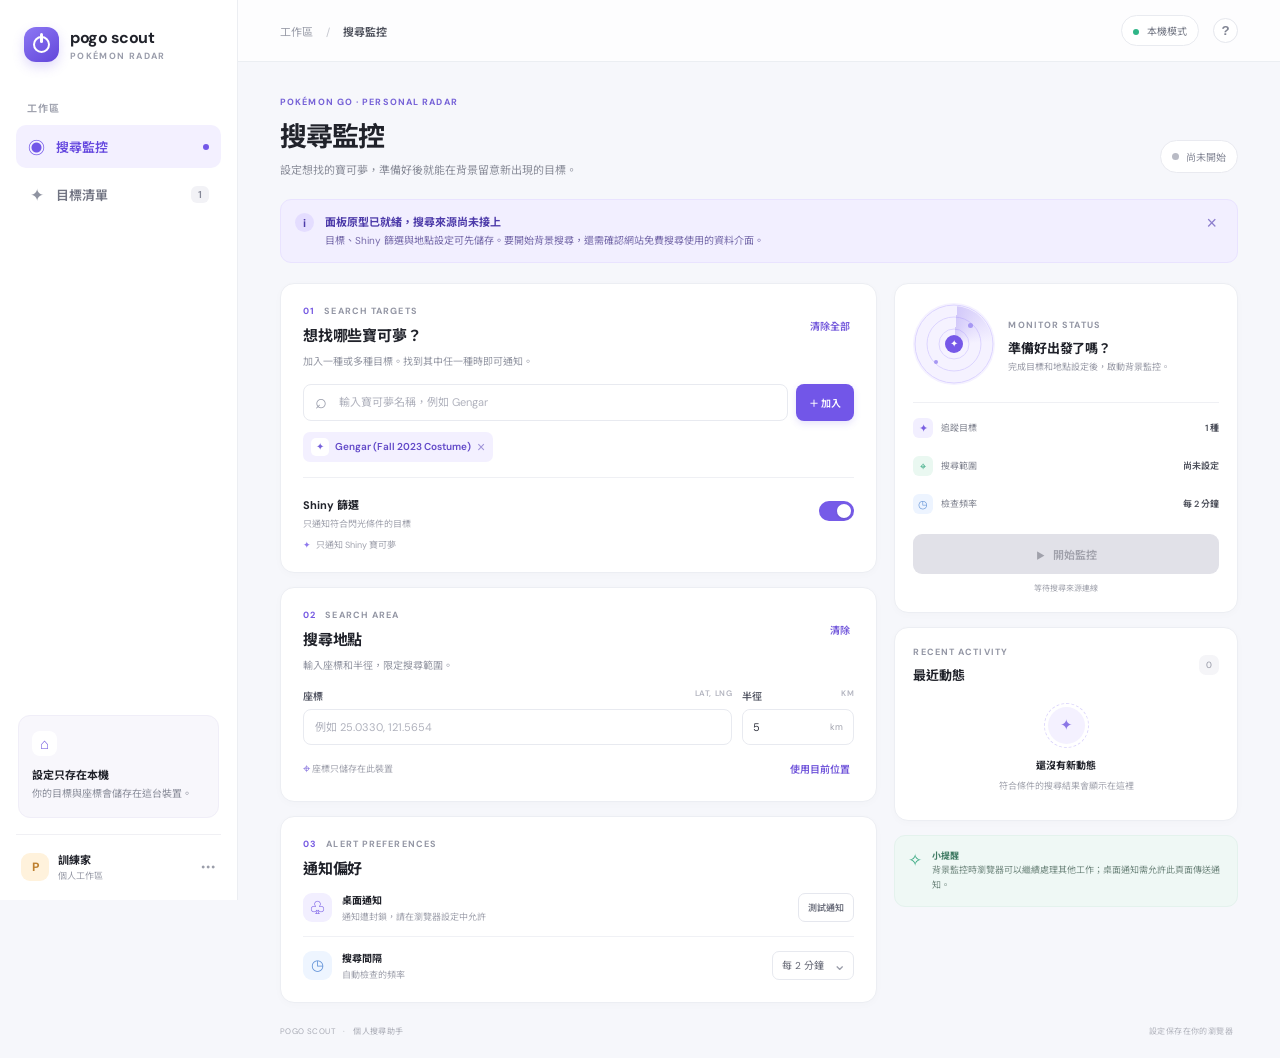
<file: index.html>
<!doctype html>
<html lang="zh-Hant">
<head>
  <meta charset="utf-8" />
  <meta name="viewport" content="width=device-width, initial-scale=1" />
  <meta name="theme-color" content="#f6f7fb" />
  <title>Pogo Scout｜寶可夢搜尋助手</title>
  <link rel="preconnect" href="https://fonts.googleapis.com" />
  <link rel="preconnect" href="https://fonts.gstatic.com" crossorigin />
  <link href="https://fonts.googleapis.com/css2?family=DM+Sans:wght@400;500;600;700&family=Noto+Sans+TC:wght@400;500;600;700;800&display=swap" rel="stylesheet" />
  <link rel="stylesheet" href="styles.css" />
</head>
<body>
  <div class="app-shell">
    <aside class="sidebar">
      <a class="brand" href="#" aria-label="Pogo Scout 首頁">
        <span class="brand-mark"><span></span></span>
        <span><strong>pogo scout</strong><small>POKÉMON RADAR</small></span>
      </a>
      <div class="side-label">工作區</div>
      <nav class="nav-list" aria-label="主導覽">
        <a class="nav-item active" href="#monitor"><span class="nav-icon">◉</span>搜尋監控<span class="nav-dot"></span></a>
        <a class="nav-item" href="#targets"><span class="nav-icon">✦</span>目標清單<span class="nav-count" id="nav-target-count">1</span></a>
      </nav>
      <div class="sidebar-bottom">
        <div class="privacy-card"><span class="privacy-icon">⌂</span><strong>設定只存在本機</strong><p>你的目標與座標會儲存在這台裝置。</p></div>
        <div class="profile"><div class="avatar">P</div><div><strong>訓練家</strong><small>個人工作區</small></div><span class="profile-menu">•••</span></div>
      </div>
    </aside>

    <main class="main" id="monitor">
      <header class="topbar"><div class="crumb">工作區 <span>/</span> <strong>搜尋監控</strong></div><div class="top-actions"><span class="local-pill"><i></i> 本機模式</span><button class="icon-button" id="help-button" aria-label="說明">?</button></div></header>
      <div class="content">
        <section class="welcome-row"><div><div class="eyebrow">POKÉMON GO · PERSONAL RADAR</div><h1>搜尋監控</h1><p class="subtitle">設定想找的寶可夢，準備好後就能在背景留意新出現的目標。</p></div><div class="status-chip" id="status-chip"><span class="status-pulse"></span><span id="status-label">尚未開始</span></div></section>

        <section class="notice" id="source-notice"><div class="notice-symbol">i</div><div><strong>面板原型已就緒，搜尋來源尚未接上</strong><p>目標、Shiny 篩選與地點設定可先儲存。要開始背景搜尋，還需確認網站免費搜尋使用的資料介面。</p></div><button class="notice-close" id="notice-close" aria-label="收起說明">×</button></section>

        <div class="dashboard-grid">
          <div class="left-column">
            <section class="card target-card" id="targets">
              <div class="section-heading"><div><div class="step-label"><span>01</span> SEARCH TARGETS</div><h2>想找哪些寶可夢？</h2></div><button class="text-button" id="clear-targets">清除全部</button></div>
              <p class="helper">加入一種或多種目標。找到其中任一種時即可通知。</p>
              <div class="target-input-row"><div class="search-input-wrap"><span class="search-glass">⌕</span><input id="pokemon-input" type="text" placeholder="輸入寶可夢名稱，例如 Gengar" autocomplete="off" /><div id="suggestions" class="suggestions hidden"></div></div><button class="add-button" id="add-target">＋ 加入</button></div>
              <div class="target-chips" id="target-chips"></div>
              <div class="divider"></div>
              <div class="filter-row"><div><strong class="field-title">Shiny 篩選</strong><div class="field-hint">只通知符合閃光條件的目標</div></div><label class="switch"><input type="checkbox" id="shiny-only" /><span class="switch-track"></span></label></div>
              <div class="filter-caption"><span class="sparkle">✦</span><span id="shiny-caption">一般與 Shiny 都通知</span></div>
            </section>

            <section class="card location-card">
              <div class="section-heading"><div><div class="step-label"><span>02</span> SEARCH AREA</div><h2>搜尋地點</h2></div><button class="text-button" id="clear-location">清除</button></div>
              <p class="helper">輸入座標和半徑，限定搜尋範圍。</p>
              <div class="location-fields"><label class="field"><span>座標 <em>LAT, LNG</em></span><input id="coords" type="text" inputmode="decimal" placeholder="例如 25.0330, 121.5654" /></label><label class="field radius-field"><span>半徑 <em>KM</em></span><div class="unit-input"><input id="radius" type="number" min="1" max="1000" value="5" /><span>km</span></div></label></div>
              <div class="location-foot"><span><span class="pin-icon">⌖</span> 座標只儲存在此裝置</span><button class="text-button" id="use-location">使用目前位置</button></div>
            </section>

            <section class="card preference-card">
              <div class="section-heading"><div><div class="step-label"><span>03</span> ALERT PREFERENCES</div><h2>通知偏好</h2></div></div>
              <div class="preference-row"><div class="pref-icon bell">♧</div><div class="pref-copy"><strong>桌面通知</strong><span id="permission-status">測試通知或開始監控時再啟用</span></div><button class="secondary-button" id="test-notification">測試通知</button></div>
              <div class="preference-row interval-row"><div class="pref-icon clock">◷</div><div class="pref-copy"><strong>搜尋間隔</strong><span>自動檢查的頻率</span></div><label class="interval-control"><select id="interval"><option value="1">每 1 分鐘</option><option value="2" selected>每 2 分鐘</option><option value="5">每 5 分鐘</option><option value="10">每 10 分鐘</option></select><span class="select-chevron">⌄</span></label></div>
            </section>
          </div>

          <aside class="right-column">
            <section class="card monitor-card"><div class="monitor-top"><div class="radar-art"><div class="radar-ring ring-one"></div><div class="radar-ring ring-two"></div><div class="radar-ring ring-three"></div><div class="radar-sweep"></div><div class="radar-center">✦</div><span class="radar-blip blip-one"></span><span class="radar-blip blip-two"></span></div><div class="monitor-heading"><span class="step-label">MONITOR STATUS</span><h2 id="monitor-title">準備好出發了嗎？</h2><p id="monitor-description">完成目標和地點設定後，啟動背景監控。</p></div></div><div class="monitor-divider"></div><div class="summary-list"><div><span class="summary-icon target-icon">✦</span><span>追蹤目標</span><strong id="summary-targets">1 種</strong></div><div><span class="summary-icon area-icon">⌖</span><span>搜尋範圍</span><strong id="summary-area">尚未設定</strong></div><div><span class="summary-icon time-icon">◷</span><span>檢查頻率</span><strong id="summary-interval">每 2 分鐘</strong></div></div><button class="start-button" id="start-monitor" disabled><span>▶</span> 開始監控</button><div class="button-note" id="button-note">等待搜尋來源連線</div></section>
            <section class="card activity-card"><div class="activity-heading"><div><div class="step-label">RECENT ACTIVITY</div><h2>最近動態</h2></div><span class="activity-count" id="activity-count">0</span></div><div class="empty-activity" id="empty-activity"><div class="empty-orbit"><span>✦</span></div><strong>還沒有新動態</strong><p>符合條件的搜尋結果會顯示在這裡</p></div><div class="activity-list hidden" id="activity-list"></div></section>
            <div class="tip-card"><span class="tip-star">✧</span><p><strong>小提醒</strong><br/>背景監控時瀏覽器可以繼續處理其他工作；桌面通知需允許此頁面傳送通知。</p></div>
          </aside>
        </div>
        <footer>POGO SCOUT <span>·</span> 個人搜尋助手 <span class="footer-right">設定保存在你的瀏覽器</span></footer>
      </div>
    </main>
  </div>
  <dialog id="help-dialog"><div class="dialog-head"><strong>關於 Pogo Scout</strong><button id="close-help" aria-label="關閉">×</button></div><p>這是一個本機介面原型，可管理搜尋目標、地點與通知偏好。設定儲存在目前瀏覽器，不會上傳。</p><p>目前尚未連接 PoGo Coordinates 的搜尋資料來源，因此「開始監控」暫時停用。確認可用介面後，即可把免費搜尋接進背景檢查流程。</p><button class="secondary-button dialog-ok" id="help-ok">知道了</button></dialog>
  <div class="toast" id="toast" role="status" aria-live="polite"></div>
  <script src="app.js"></script>
</body>
</html>
</file>
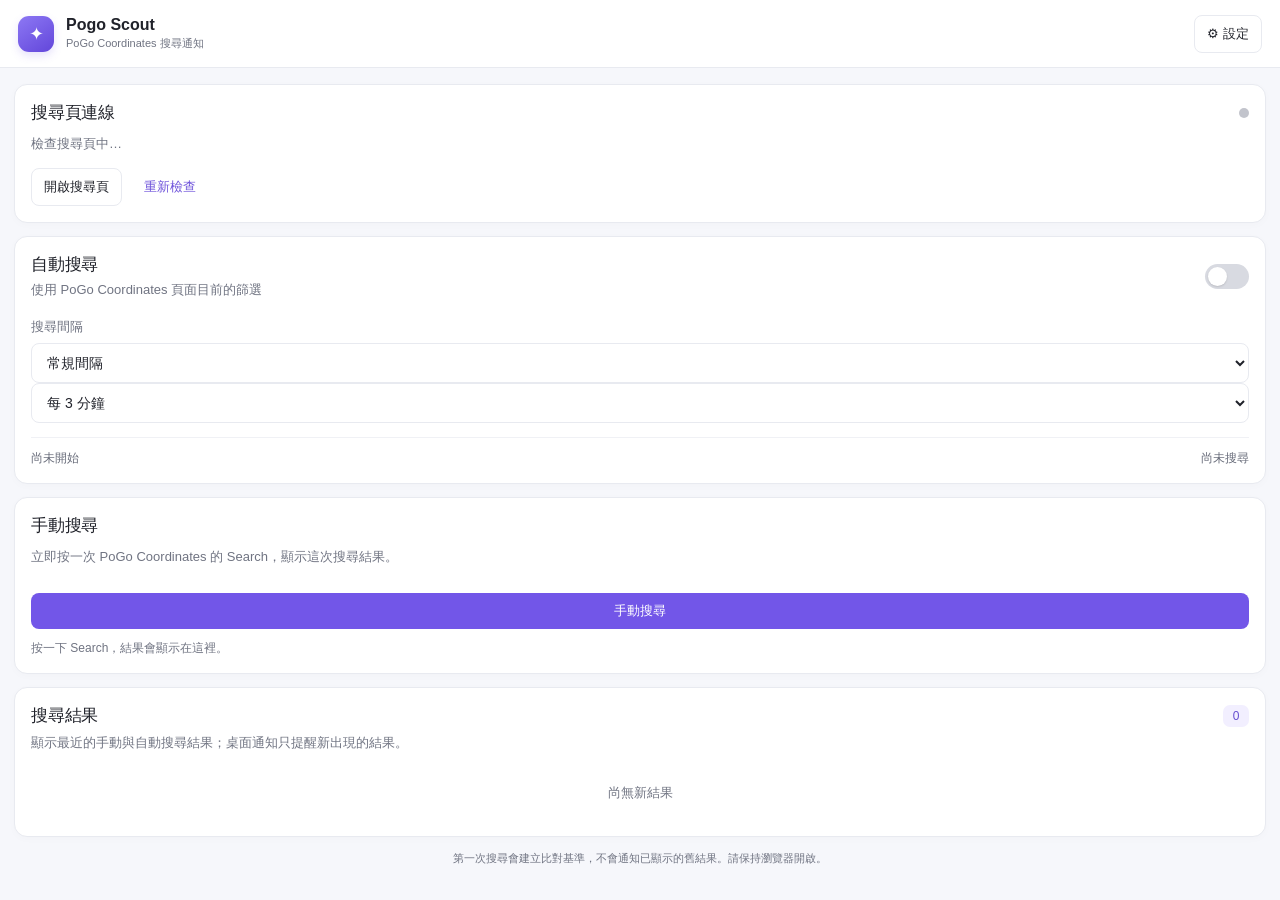
<file: extension/sidepanel.html>
<!doctype html>
<html lang="zh-Hant">
<head>
  <meta charset="utf-8" />
  <meta name="viewport" content="width=device-width, initial-scale=1" />
  <title>Pogo Scout</title>
  <link rel="stylesheet" href="sidepanel.css" />
</head>
<body>
  <header class="header">
    <div class="brand-mark" aria-hidden="true">✦</div>
    <div class="brand"><strong>Pogo Scout</strong><small>PoGo Coordinates 搜尋通知</small></div>
    <button class="button secondary settings-button" id="settings-toggle" aria-expanded="false" aria-controls="settings">⚙ 設定</button>
    <section class="settings-menu" id="settings" hidden aria-label="設定">
      <div class="section-head"><h2>設定</h2></div>
      <div class="setting-row"><span>深色模式</span><label class="toggle" aria-label="深色模式"><input id="dark-mode" type="checkbox"><span></span></label></div>
      <div class="setting-row"><span>開啟桌面通知</span><label class="toggle" aria-label="開啟桌面通知"><input id="desktop-notifications" type="checkbox"><span></span></label></div>
      <div class="setting-row"><span>開啟音效提示</span><label class="toggle" aria-label="開啟音效提示"><input id="sound-notifications" type="checkbox"><span></span></label></div>
      <label class="setting-select-label" for="selected-sound">音效選擇</label>
      <select class="setting-select" id="selected-sound">
        <option value="default">預設音效</option>
        <option value="soft">柔和提示音</option>
        <option value="chime">輕快叮咚聲</option>
        <option value="mute">靜音</option>
      </select>
      <button class="button danger" id="clear-results">清空搜尋結果</button>
    </section>
  </header>
  <main>
    <section class="card connection">
      <div class="section-head"><h1>搜尋頁連線</h1><span class="connection-dot" id="connection-dot"></span></div>
      <p id="connection-state">檢查搜尋頁中…</p>
      <div class="connection-actions">
        <button class="button secondary" id="open-search">開啟搜尋頁</button>
        <button class="button text" id="refresh-page">重新檢查</button>
      </div>
    </section>

    <section class="card monitor">
      <div class="section-head"><div><h2>自動搜尋</h2><p class="subhead">使用 PoGo Coordinates 頁面目前的篩選</p></div>
        <label class="toggle" aria-label="啟用自動搜尋"><input id="running" type="checkbox"><span></span></label>
      </div>
      <label class="select-label" for="interval-mode">搜尋間隔</label>
      <select id="interval-mode"><option value="preset">常規間隔</option><option value="custom">自訂間隔</option><option value="random">隨機間隔</option></select>
      <div id="preset-fields"><select id="interval"><option value="1">每 1 分鐘</option><option value="2">每 2 分鐘</option><option value="3" selected>每 3 分鐘</option><option value="4">每 4 分鐘</option><option value="5">每 5 分鐘</option></select></div>
      <div id="custom-fields" class="interval-fields" hidden><input id="custom-value" type="number" min="1" max="1440" value="1"><select id="custom-unit"><option value="seconds">秒</option><option value="minutes">分鐘</option></select></div>
      <div id="random-fields" class="interval-fields" hidden><input id="random-min" type="number" min="1" max="86400" value="60" aria-label="最少秒數"><span>到</span><input id="random-max" type="number" min="1" max="86400" value="120" aria-label="最多秒數"><span>秒</span></div>
      <div class="status-line"><span id="monitor-state">尚未開始</span><span id="last-checked">尚未搜尋</span></div>
    </section>

    <section class="card manual">
      <div class="section-head"><h2>手動搜尋</h2></div>
      <p class="subhead">立即按一次 PoGo Coordinates 的 Search，顯示這次搜尋結果。</p>
      <button class="button primary manual-search" id="manual-search">手動搜尋</button>
      <p class="manual-status" id="manual-status">按一下 Search，結果會顯示在這裡。</p>
    </section>


    <section class="card activity">
      <div class="section-head"><h2>搜尋結果</h2><span class="count" id="activity-count">0</span></div>
      <p class="subhead">顯示最近的手動與自動搜尋結果；桌面通知只提醒新出現的結果。</p>
      <div id="activity-list" class="activity-list"><div class="empty">尚無新結果</div></div>
    </section>
    <p class="footnote">第一次搜尋會建立比對基準，不會通知已顯示的舊結果。請保持瀏覽器開啟。</p>
  </main>
  <div class="toast" id="toast" role="status"></div>
  <div class="dialog-backdrop" id="clear-dialog" hidden>
    <section class="confirm-dialog" role="dialog" aria-modal="true" aria-labelledby="clear-dialog-title">
      <h2 id="clear-dialog-title">要清空所有搜尋結果與去重紀錄嗎？</h2>
      <div class="dialog-actions"><button class="button secondary" id="keep-results">保留</button><button class="button danger" id="confirm-clear">刪除</button></div>
    </section>
  </div>
  <script src="sidepanel.js"></script>
</body>
</html>
</file>
<file: styles.css>
:root{font-family:"DM Sans","Noto Sans TC",sans-serif;color:#20222a;background:#f6f7fb;font-synthesis:none;text-rendering:optimizeLegibility;--ink:#20222a;--muted:#858997;--line:#eceef3;--purple:#7256e8;--purple-dark:#6043da;--lavender:#f2efff;--surface:#fff;--green:#23a879}*{box-sizing:border-box}body{margin:0;min-width:320px;background:#f6f7fb}.app-shell{min-height:100vh}.sidebar{width:238px;position:fixed;inset:0 auto 0 0;background:#fff;border-right:1px solid #eceef2;padding:27px 16px 16px;display:flex;flex-direction:column;z-index:2}.brand{display:flex;align-items:center;gap:11px;text-decoration:none;color:var(--ink);padding:0 8px 38px}.brand strong{display:block;font-size:16px;letter-spacing:-.5px}.brand small{display:block;color:#9a9dab;font-size:9px;letter-spacing:1.35px;margin-top:2px;font-weight:700}.brand-mark{width:35px;height:35px;border-radius:12px;background:linear-gradient(145deg,#8d78f4,#6246da);display:grid;place-items:center;box-shadow:0 5px 12px #7256e837}.brand-mark:before{content:"";width:13px;height:13px;border:2px solid white;border-radius:50%;position:absolute}.brand-mark span{width:3px;height:10px;background:white;position:relative;top:-7px;border-radius:3px}.side-label{padding:0 11px 10px;color:#a0a3af;font-size:10px;font-weight:700;letter-spacing:1px}.nav-list{display:grid;gap:5px}.nav-item{height:43px;border-radius:10px;padding:0 12px;display:flex;align-items:center;gap:11px;color:#717482;text-decoration:none;font-size:13px;font-weight:600;position:relative}.nav-item.active{color:#6548df;background:#f3f0ff}.nav-icon{width:17px;text-align:center;font-size:17px;color:#8f93a1}.nav-item.active .nav-icon{color:var(--purple)}.nav-dot{width:6px;height:6px;border-radius:50%;background:#7358e8;margin-left:auto}.nav-count{margin-left:auto;font-size:10px;background:#f2f2f6;border-radius:6px;padding:2px 7px;color:#858897}.sidebar-bottom{margin-top:auto}.privacy-card{padding:15px 13px;background:#f8f7fc;border:1px solid #f0eef8;border-radius:12px;margin:0 2px 16px}.privacy-icon{display:grid;place-items:center;width:25px;height:25px;background:white;color:#765fe0;border-radius:8px;margin-bottom:10px;font-size:15px}.privacy-card strong{font-size:11px;display:block}.privacy-card p{font-size:10px;line-height:1.6;color:#8b8e9b;margin:4px 0 0}.profile{height:50px;border-top:1px solid #f0f0f4;padding:14px 5px 0;display:flex;align-items:center;gap:9px}.avatar{height:28px;width:28px;border-radius:9px;background:#fff2dc;color:#be8030;display:grid;place-items:center;font-weight:800;font-size:12px}.profile strong,.profile small{display:block}.profile strong{font-size:11px}.profile small{font-size:9px;color:#999ca8;margin-top:2px}.profile-menu{margin-left:auto;color:#9b9eaa;letter-spacing:1px;font-size:12px}.main{margin-left:238px;min-height:100vh}.topbar{height:62px;border-bottom:1px solid #ebeef2;background:#ffffffc9;display:flex;justify-content:space-between;align-items:center;padding:0 42px}.crumb{font-size:11px;color:#999ca8}.crumb span{padding:0 10px;color:#c4c6ce}.crumb strong{color:#4c4f5a;font-weight:600}.top-actions{display:flex;align-items:center;gap:14px}.local-pill{padding:7px 11px;border:1px solid #e9ebf0;border-radius:30px;background:#fff;font-size:10px;color:#737784}.local-pill i{display:inline-block;width:6px;height:6px;background:#2fb587;border-radius:50%;margin-right:5px}.icon-button{height:25px;width:25px;border:1px solid #e5e7ed;border-radius:50%;background:#fff;color:#818593;font-weight:700;cursor:pointer}.content{max-width:1190px;padding:34px 42px 22px;margin:0 auto}.welcome-row{display:flex;justify-content:space-between;align-items:flex-end;margin-bottom:22px}.eyebrow,.step-label{font-size:9px;font-weight:700;letter-spacing:1.1px;color:#9396a4}.eyebrow{color:#7662d7;margin-bottom:7px}h1,h2,p{margin-top:0}h1{font-size:27px;letter-spacing:-.9px;margin:0;font-weight:700}h2{font-size:15px;margin:7px 0 0;letter-spacing:-.2px}.subtitle{font-size:11px;color:#8a8d99;margin:7px 0 0}.status-chip{display:flex;align-items:center;gap:7px;padding:8px 11px;border:1px solid #e9eaf0;border-radius:30px;background:#fff;color:#858896;font-size:10px;margin-bottom:4px}.status-pulse{height:7px;width:7px;background:#b9bbc5;border-radius:50%}.status-chip.running{color:#238762;background:#effaf5;border-color:#d9f0e5}.status-chip.running .status-pulse{background:#20ae78;box-shadow:0 0 0 3px #20ae7822}.notice{display:flex;gap:11px;align-items:flex-start;background:#f2efff;border:1px solid #e9e3ff;padding:13px 14px;border-radius:11px;margin-bottom:20px;color:#4e3caa}.notice-symbol{display:grid;place-items:center;flex:0 0 19px;height:19px;border-radius:50%;background:#e4ddff;font-size:11px;font-weight:700}.notice strong{display:block;font-size:11px}.notice p{font-size:10px;color:#7569a9;margin:4px 0 0;line-height:1.55}.notice-close{margin-left:auto;background:none;border:0;color:#8c7dcd;font-size:18px;cursor:pointer;line-height:1}.dashboard-grid{display:grid;grid-template-columns:minmax(0,1.6fr) minmax(270px,.92fr);gap:17px;align-items:start}.left-column,.right-column{display:grid;gap:14px}.card{background:#fff;border:1px solid #eceef3;border-radius:14px;box-shadow:0 2px 9px #20243a05}.target-card,.location-card,.preference-card{padding:21px 22px}.section-heading{display:flex;justify-content:space-between;align-items:center}.step-label span{color:#765ae2;margin-right:6px}.helper{font-size:10px;color:#9396a2;margin:7px 0 16px}.text-button{background:none;border:0;color:#7358db;font-family:inherit;font-size:10px;font-weight:600;cursor:pointer;padding:4px}.text-button:hover{color:#5235c4}.target-input-row{display:flex;gap:8px}.search-input-wrap{position:relative;flex:1}.search-glass{position:absolute;left:12px;top:7px;color:#999dab;font-size:20px;line-height:1}.search-input-wrap input,.field input{height:37px;width:100%;border:1px solid #e8eaf0;background:#fff;border-radius:8px;padding:0 11px;outline:none;font:11px "DM Sans","Noto Sans TC",sans-serif;color:#333541}.search-input-wrap input{padding-left:35px}.search-input-wrap input:focus,.field input:focus,.unit-input:focus-within{border-color:#b7a9f7;box-shadow:0 0 0 3px #7358e812}.search-input-wrap input::placeholder,.field input::placeholder{color:#b0b2bd}.add-button{border:0;background:#7256e8;color:#fff;border-radius:8px;padding:0 13px;font:600 10px "DM Sans","Noto Sans TC",sans-serif;cursor:pointer;box-shadow:0 3px 7px #7256e82b}.add-button:hover{background:#6043d8}.target-chips{display:flex;gap:7px;flex-wrap:wrap;min-height:31px;padding-top:11px}.target-chip{display:flex;align-items:center;gap:6px;background:#f3f0ff;color:#6148c8;border-radius:7px;padding:6px 8px;font-size:10px;font-weight:600}.chip-mon{height:18px;width:18px;display:grid;place-items:center;border-radius:5px;background:white;color:#7761db;font-size:10px}.remove-chip{border:0;background:none;color:#9d91d8;font-size:14px;padding:0;cursor:pointer;line-height:1}.divider,.monitor-divider{height:1px;background:#eff0f4;margin:15px 0}.filter-row{display:flex;align-items:center;justify-content:space-between}.field-title{font-size:11px}.field-hint{font-size:9px;color:#a0a2ad;margin-top:3px}.switch{display:inline-flex;cursor:pointer}.switch input{position:absolute;opacity:0;width:1px;height:1px}.switch-track{width:35px;height:20px;border-radius:99px;background:#d7d9e1;padding:3px;transition:.2s}.switch-track:after{content:"";display:block;width:14px;height:14px;border-radius:50%;background:white;box-shadow:0 1px 2px #20243a2a;transition:.2s}.switch input:checked+.switch-track{background:#765be8}.switch input:checked+.switch-track:after{transform:translateX(15px)}.switch input:focus-visible+.switch-track{outline:3px solid #7358e833}.filter-caption{font-size:9px;color:#a1a3ae;margin-top:8px}.sparkle{color:#8e79ed;margin-right:5px}.location-fields{display:grid;grid-template-columns:minmax(0,1fr) 112px;gap:10px}.field{display:grid;gap:6px}.field>span{font-size:10px;font-weight:600;color:#555865}.field em{float:right;font-style:normal;font-size:8px;color:#b2b4bf;letter-spacing:.6px}.field input{height:36px}.unit-input{display:flex;align-items:center;border:1px solid #e8eaf0;border-radius:8px;height:36px;padding-right:10px}.unit-input input{border:0;box-shadow:none!important;height:34px;padding-left:10px}.unit-input span{font-size:9px;color:#a0a2ad}.location-foot{display:flex;align-items:center;justify-content:space-between;margin-top:12px;font-size:9px;color:#a0a2ad}.pin-icon{color:#8370dc;font-size:13px;vertical-align:-1px}.preference-card{padding-bottom:8px}.preference-row{display:flex;align-items:center;gap:10px;padding:13px 0;border-bottom:1px solid #f0f1f5}.preference-row:last-child{border:0}.pref-icon{height:29px;width:29px;border-radius:9px;display:grid;place-items:center;font-size:15px}.bell{background:#f2efff;color:#765be5}.clock{background:#eef5ff;color:#6393d8}.pref-copy{display:grid;gap:3px;flex:1}.pref-copy strong{font-size:10px}.pref-copy span{font-size:9px;color:#a0a2ad}.secondary-button{background:white;border:1px solid #e5e7ee;border-radius:7px;padding:7px 9px;font:600 9px "DM Sans","Noto Sans TC",sans-serif;color:#6c6f7c;cursor:pointer}.secondary-button:hover{border-color:#c9c0f3;color:#6950d4}.interval-control{position:relative}.interval-control select{appearance:none;border:1px solid #e7e9ef;background:white;border-radius:7px;padding:7px 25px 7px 9px;color:#636673;font:10px "DM Sans","Noto Sans TC",sans-serif;outline:none}.select-chevron{position:absolute;right:8px;top:3px;pointer-events:none;color:#999ca8}.monitor-card{padding:19px 18px}.monitor-top{display:flex;align-items:center;gap:13px}.radar-art{position:relative;flex:0 0 82px;height:82px;border-radius:50%;overflow:hidden;background:#f5f2ff}.radar-ring{position:absolute;border:1px solid #dcd4ff;border-radius:50%;left:50%;top:50%;transform:translate(-50%,-50%)}.ring-one{width:31px;height:31px}.ring-two{width:55px;height:55px}.ring-three{width:79px;height:79px}.radar-sweep{position:absolute;inset:3px;border-radius:50%;background:conic-gradient(from 5deg,#7b61ec48,transparent 82deg);animation:spin 6s linear infinite}.radar-center{position:absolute;left:50%;top:50%;transform:translate(-50%,-50%);height:18px;width:18px;border-radius:50%;display:grid;place-items:center;background:#7658e8;color:#fff;font-size:10px}.radar-blip{position:absolute;background:#a697f3;border-radius:50%;width:5px;height:5px}.blip-one{top:20px;right:22px}.blip-two{bottom:21px;left:21px;width:4px;height:4px}.monitor-heading{min-width:0}.monitor-heading h2{font-size:13px;margin:5px 0 4px}.monitor-heading p{font-size:9px;color:#999ba7;margin:0;line-height:1.55}.monitor-divider{margin:17px 0 6px}.summary-list>div{display:flex;align-items:center;gap:8px;padding:9px 0;font-size:9px;color:#828591}.summary-list strong{margin-left:auto;color:#4c4f5a;font-size:9px;font-weight:600}.summary-icon{height:20px;width:20px;border-radius:6px;display:grid;place-items:center;font-size:11px}.target-icon{color:#7b61e2;background:#f2efff}.area-icon{color:#37a982;background:#eaf8f1}.time-icon{color:#6695d7;background:#edf4ff}.start-button{height:40px;width:100%;margin-top:11px;border:0;border-radius:9px;background:linear-gradient(110deg,#765be9,#6345d8);color:white;font:600 11px "DM Sans","Noto Sans TC",sans-serif;box-shadow:0 5px 12px #7256e82b;cursor:pointer;transition:.16s}.start-button:hover:not(:disabled){transform:translateY(-1px);box-shadow:0 7px 15px #7256e83b}.start-button span{font-size:9px;margin-right:5px}.start-button:disabled{background:#e1e1e8;color:#a0a1ab;box-shadow:none;cursor:not-allowed}.button-note{text-align:center;font-size:8px;color:#a1a3ad;margin-top:8px}.activity-card{padding:18px}.activity-heading{display:flex;justify-content:space-between;align-items:center}.activity-heading h2{font-size:13px}.activity-count{font-size:9px;color:#9598a5;border-radius:7px;background:#f5f5f8;padding:4px 7px}.empty-activity{text-align:center;padding:23px 5px 10px}.empty-orbit{margin:0 auto 9px;width:37px;height:37px;border-radius:50%;background:#f4f1ff;display:grid;place-items:center;color:#8b77e6;font-size:15px;position:relative}.empty-orbit:after{content:"";position:absolute;inset:-4px;border:1px dashed #ddd7fb;border-radius:50%}.empty-activity strong{font-size:10px}.empty-activity p{font-size:9px;color:#a2a4ae;margin:5px 0 0}.activity-list{display:grid;gap:8px;padding-top:14px}.activity-item{display:flex;align-items:center;gap:8px;padding:9px;border:1px solid #f0eff5;border-radius:9px}.activity-pokemon{width:29px;height:29px;border-radius:8px;background:#f3f0ff;color:#7256e8;display:grid;place-items:center}.activity-copy{min-width:0}.activity-copy strong,.activity-copy small{display:block}.activity-copy strong{font-size:9px}.activity-copy small{font-size:8px;color:#999ca7;margin-top:3px}.activity-time{margin-left:auto;white-space:nowrap;font-size:8px;color:#a3a5ae}.tip-card{display:flex;gap:10px;align-items:flex-start;padding:13px;background:#eff8f5;border-radius:11px;border:1px solid #e4f2ed}.tip-star{font-size:17px;color:#38a981}.tip-card p{font-size:9px;line-height:1.65;color:#71887f;margin:0}.tip-card strong{color:#3e7962}.main footer{margin-top:22px;color:#a9abb5;font-size:8px;letter-spacing:.4px}.main footer span{padding:0 5px}.footer-right{float:right;color:#b1b3bc}.suggestions{position:absolute;z-index:5;top:40px;left:0;right:0;background:#fff;border:1px solid #e8eaf0;border-radius:9px;box-shadow:0 8px 20px #22212a18;overflow:hidden}.suggestion-item{width:100%;text-align:left;padding:9px 12px;border:0;background:#fff;font:10px "DM Sans","Noto Sans TC",sans-serif;color:#454752;cursor:pointer}.suggestion-item:hover{background:#f6f3ff}.hidden{display:none!important}.toast{position:fixed;left:50%;bottom:24px;transform:translate(-50%,14px);opacity:0;pointer-events:none;background:#292638;color:#fff;font-size:11px;padding:10px 15px;border-radius:9px;box-shadow:0 8px 25px #20243a26;transition:.22s;z-index:20}.toast.show{opacity:1;transform:translate(-50%,0)}dialog{width:min(420px,calc(100vw - 30px));border:1px solid #ececf2;border-radius:15px;padding:22px;box-shadow:0 18px 65px #17152933;color:#32343f}dialog::backdrop{background:#1b19344c;backdrop-filter:blur(2px)}.dialog-head{display:flex;justify-content:space-between;align-items:center}.dialog-head strong{font-size:14px}.dialog-head button{border:0;background:#f4f4f7;border-radius:7px;width:26px;height:26px;color:#808390;font-size:16px;cursor:pointer}dialog p{font-size:11px;line-height:1.8;color:#797c89;margin:16px 0}.dialog-ok{float:right;padding:8px 14px;font-size:10px}@keyframes spin{to{transform:rotate(360deg)}}@media(max-width:1040px){.content{padding:28px 25px}.topbar{padding:0 25px}.dashboard-grid{grid-template-columns:minmax(0,1.4fr) minmax(255px,.9fr)}.sidebar{width:210px}.main{margin-left:210px}}@media(max-width:780px){.sidebar{width:64px;padding:18px 8px}.brand{padding:0 6px 30px}.brand>span:last-child,.side-label,.nav-item:not(.active),.nav-item.active{font-size:0}.nav-item{justify-content:center;padding:0}.nav-icon{font-size:17px}.nav-dot{position:absolute;right:10px;top:8px}.sidebar-bottom{display:none}.main{margin-left:64px}.content{padding:24px 18px}.topbar{padding:0 18px}.dashboard-grid{grid-template-columns:1fr}.right-column{grid-template-columns:1fr 1fr;align-items:start}.monitor-card{grid-row:span 2}.tip-card{align-self:start}.welcome-row{align-items:flex-start}.status-chip{margin-top:15px}.subtitle{max-width:420px}}@media(max-width:520px){.content{padding:20px 12px}.topbar{height:53px;padding:0 13px}.welcome-row{display:block}.status-chip{display:inline-flex;margin-top:12px}.target-card,.location-card,.preference-card{padding:17px 15px}.right-column{grid-template-columns:1fr}.monitor-card{grid-row:auto}.tip-card{grid-row:auto}.location-fields{grid-template-columns:minmax(0,1fr) 90px}.footer-right{float:none;display:block;margin-top:5px}.nav-list{margin-top:0}}
</file>
<file: extension/sidepanel.css>
:root {
  font-family: "Segoe UI", "Noto Sans TC", sans-serif;
  color: #20222a;
  --text: #20222a;
  background: #f6f7fb;
  font-synthesis: none;
  --purple: #7256e8;
  --muted: #707482;
  --line: #e8eaf0;
  --page: #f6f7fb;
  --surface: #fff;
  --field: #fff;
  --detail: #777b89;
}
* { box-sizing: border-box; }
body { margin: 0; min-width: 290px; background: var(--page); color: var(--text); font-size: 15px; }
.header { height: 68px; display: flex; align-items: center; gap: 12px; padding: 0 18px; background: var(--surface); border-bottom: 1px solid var(--line); position: sticky; top: 0; z-index: 3; }
.brand-mark { width: 36px; height: 36px; border-radius: 11px; background: linear-gradient(145deg,#8d78f4,#6246da); display: grid; place-items: center; color: #fff; font-size: 18px; box-shadow: 0 4px 9px #7256e82b; }
.brand strong,.brand small { display: block; }
.brand strong { font-size: 16px; }
.brand small { margin-top: 2px; color: var(--muted); font-size: 11px; }
.settings-button { margin-left: auto; white-space: nowrap; }
main { padding: 16px 14px 20px; }
.card { background: var(--surface); border: 1px solid var(--line); border-radius: 13px; padding: 16px; margin-bottom: 13px; box-shadow: 0 2px 8px #20243a05; }
.section-head { display: flex; align-items: center; justify-content: space-between; gap: 12px; }
h1,h2 { font-size: 17px; margin: 0; letter-spacing: -.2px; }
.connection-dot { height: 10px; width: 10px; flex: 0 0 auto; border-radius: 50%; background: #c2c4cc; }
.connection-dot.connected { background: #29ad7d; box-shadow: 0 0 0 4px #29ad7d20; }
.connection p,.subhead { font-size: 13px; color: var(--muted); line-height: 1.55; margin: 10px 0 14px; }
.connection-actions { display: flex; align-items: center; gap: 10px; }
.button { border-radius: 8px; padding: 9px 12px; font: inherit; font-size: 13px; cursor: pointer; }
.secondary { border: 1px solid var(--line); background: var(--surface); color: var(--text); }
.secondary:hover { border-color: #c9c0f3; color: #6048d0; }
.text { border: 0; background: transparent; color: #7055db; }
.monitor .subhead { margin: 4px 0 0; }
.toggle { display: block; cursor: pointer; flex: 0 0 auto; }
.toggle input { position: absolute; opacity: 0; width: 1px; height: 1px; }
.toggle span { display: block; width: 44px; height: 25px; border-radius: 20px; background: #d8dae1; padding: 3px; transition: .2s; }
.toggle span:after { content: ""; display: block; width: 19px; height: 19px; border-radius: 50%; background: #fff; box-shadow: 0 1px 2px #0002; transition: .2s; }
.toggle input:checked+span { background: #765be8; }
.toggle input:checked+span:after { transform: translateX(19px); }
.select-label { display: block; font-size: 13px; font-weight: 600; color: var(--muted); margin: 18px 0 7px; }
select { width: 100%; border: 1px solid var(--line); background: var(--field); border-radius: 8px; padding: 10px 11px; color: var(--text); font: inherit; font-size: 14px; outline: none; }
select:focus { border-color: #b7a9f7; box-shadow: 0 0 0 3px #7358e812; }
.interval-fields { display: flex; align-items: center; gap: 8px; margin-top: 8px; color: #555968; font-size: 13px; }
.interval-fields[hidden] { display: none; }
.interval-fields input { min-width: 0; width: 100%; border: 1px solid var(--line); background: var(--field); border-radius: 8px; padding: 10px; color: var(--text); font: inherit; }
.interval-fields select { width: auto; }
.primary { border: 0; background: #7256e8; color: #fff; font-weight: 600; }
.primary:hover { background: #6246da; }
.manual-search { width: 100%; margin-top: 12px; }
.manual-search:disabled { opacity: .6; cursor: wait; }
.manual-status { margin: 10px 0 0; color: var(--muted); font-size: 12px; line-height: 1.5; }
.manual .activity-list { margin-top: 8px; }
.settings-menu { position: absolute; right: 14px; top: 58px; width: min(280px, calc(100vw - 28px)); padding: 16px; background: var(--surface); border: 1px solid var(--line); border-radius: 12px; box-shadow: 0 12px 32px #10152230; }
.settings-menu[hidden] { display: none; }
.setting-row { display: flex; align-items: center; justify-content: space-between; padding: 10px 0 14px; color: var(--text); }
.setting-select-label { display: block; margin: 1px 0 7px; color: var(--text); font-size: 13px; }
.setting-select { margin-bottom: 12px; }
.danger { border: 1px solid #e8c3c5; background: #fff; color: #b4232f; }
.status-line { display: flex; flex-wrap: wrap; justify-content: space-between; gap: 6px; border-top: 1px solid #f0f1f5; padding-top: 12px; margin-top: 14px; color: #666a78; font-size: 12px; }
.count { min-width: 26px; text-align: center; background: #f2efff; color: #654dd0; border-radius: 7px; padding: 4px 7px; font-size: 12px; }
.activity .subhead { margin: 6px 0 12px; }
.activity-list { display: grid; gap: 8px; }
.empty { text-align: center; color: var(--muted); font-size: 13px; padding: 18px 6px; }
.activity-item { display: flex; gap: 8px; align-items: center; border: 1px solid var(--line); background: var(--surface); border-radius: 9px; padding: 10px; }
.activity-sprite { width: 38px; height: 38px; flex: 0 0 38px; object-fit: contain; border-radius: 8px; background: #f3f0ff; }
.activity-sprite.fallback { display: grid; place-items: center; color: #7256e8; font-size: 17px; }
.activity-copy { min-width: 0; }
.activity-copy strong,.activity-copy small { display: block; }
.activity-copy strong { font-size: 14px; overflow: hidden; text-overflow: ellipsis; white-space: nowrap; }
.activity-copy small { font-size: 12px; color: var(--detail); margin-top: 3px; }
.activity-item time { margin-left: auto; white-space: nowrap; font-size: 11px; color: var(--muted); }
.footnote { text-align: center; font-size: 11px; color: var(--muted); line-height: 1.6; padding: 0 8px; }
.toast { position: fixed; left: 50%; bottom: 14px; transform: translate(-50%,12px); opacity: 0; background: #292638; color: #fff; border-radius: 8px; padding: 10px 13px; font-size: 13px; white-space: nowrap; transition: .2s; pointer-events: none; z-index: 4; }
.toast.show { opacity: 1; transform: translate(-50%,0); }
.dialog-backdrop { position: fixed; inset: 0; z-index: 5; display: grid; place-items: center; padding: 16px; background: #10152270; }
.dialog-backdrop[hidden] { display: none; }
.confirm-dialog { width: min(360px, 100%); padding: 20px; color: var(--text); background: var(--surface); border: 1px solid var(--line); border-radius: 14px; box-shadow: 0 18px 48px #0004; }
.confirm-dialog h2 { font-size: 16px; line-height: 1.5; }
.dialog-actions { display: flex; justify-content: flex-end; gap: 8px; margin-top: 20px; }
.dialog-actions .danger { font-weight: 600; }
body.dark { --text: #eef2fa; --muted: #bac4d4; --line: #394252; --page: #11151d; --surface: #1b222d; --field: #252e3b; --detail: #b5c0d1; color-scheme: dark; }
body.dark .card { box-shadow: 0 2px 10px #0004; }
body.dark .danger { background: #321f27; border-color: #76414d; color: #ffb4bd; }
body.dark .status-line { border-color: var(--line); color: #c2cbd9; }
body.dark .empty { color: #bdc7d6; }
body.dark .activity-sprite { background: #2b3140; }
body.dark .count { background: #342d53; color: #ded5ff; }
</file>
